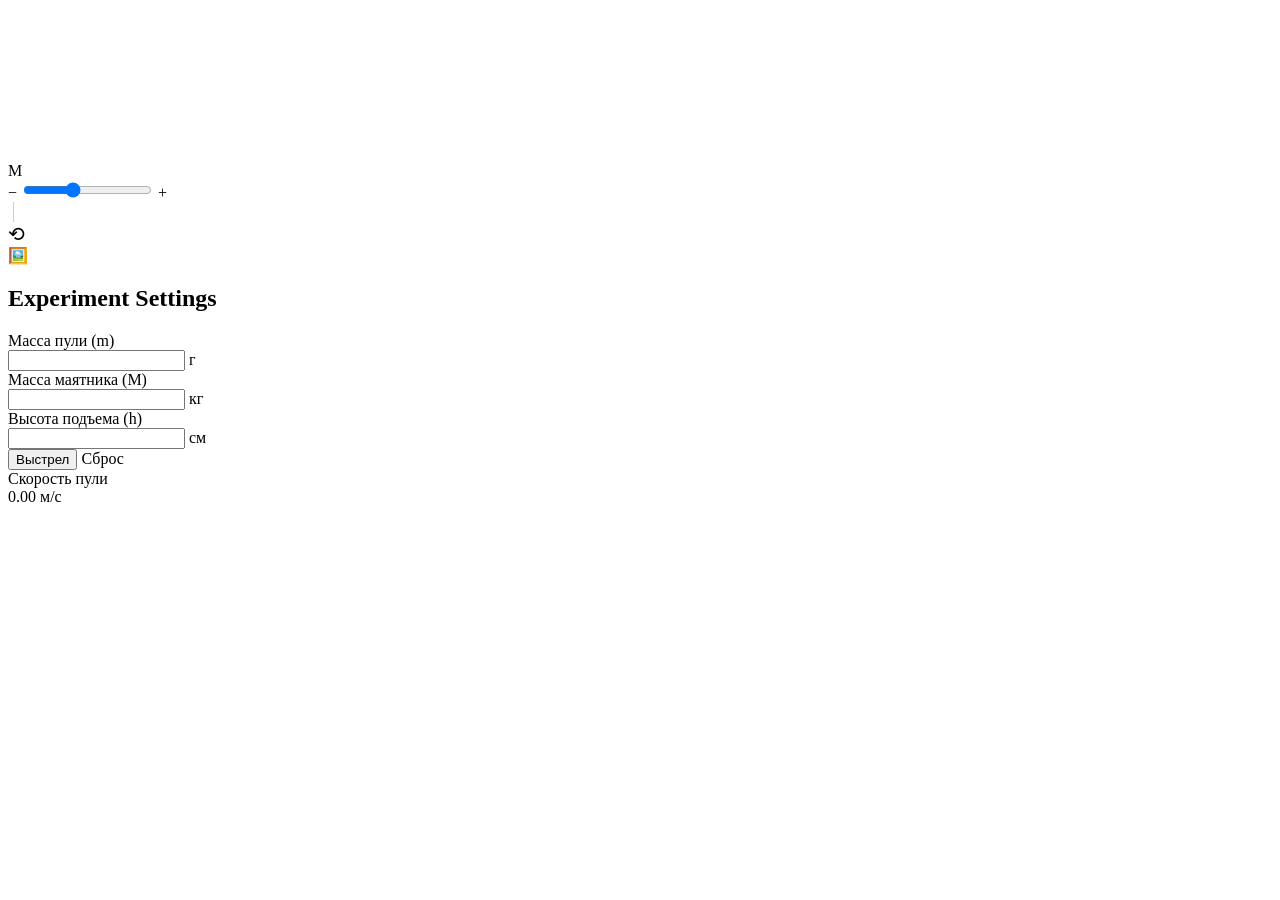
<file: src/main/resources/templates/bulletvelocity/index.html>
<!DOCTYPE html>
<html lang="ru" xmlns:th="[http://www.thymeleaf.org](http://www.thymeleaf.org)">
<head>
    <meta charset="UTF-8">
    <meta name="viewport" content="width=device-width, initial-scale=1.0">
    <title>Баллистический маятник</title>
    <!-- Правильное подключение стилей Thymeleaf из папки static -->
    <link rel="stylesheet" th:href="@{/bulletvelocity/bulletvelocity_style.css}">
</head>
<body class="bg-leopard">

<div id="simulation-container">
    <svg id="scale-container"></svg>
    <div class="launcher-station" id="launcher">
        <div class="launcher-barrel">
            <div class="muzzle-flash" id="flash"></div>
        </div>
    </div>
    <div class="flying-bullet" id="bullet"></div>
    <div class="pendulum-pivot"></div>
    <div class="pendulum-system" id="pendulum">
        <div class="wire"></div>
        <div class="block">
            <div class="target-plate"></div>
            M
        </div>
    </div>
</div>

<div class="zoom-panel">
    <!-- Кнопки зума оставляем на JS, так как это просто визуал -->
    <span class="zoom-icon" onclick="changeZoom(-0.05)" title="Отдалить">−</span>
    <input type="range" id="zoomScale" min="0.4" max="2.0" step="0.05" value="1.0" oninput="setZoom(this.value)">
    <span class="zoom-icon" onclick="changeZoom(0.05)" title="Приблизить">+</span>
    <div style="width: 1px; height: 20px; background: rgba(0,0,0,0.2); margin: 0 5px; box-shadow: 1px 0 0 rgba(255,255,255,0.5);"></div>
    <span class="zoom-icon" onclick="resetView()" title="Сбросить камеру" style="font-size: 20px;">⟲</span>
</div>

<div class="bg-switcher" onclick="cycleBackground()" title="Сменить фон">🖼️</div>

<aside class="control-panel">
    <div class="window-controls">
        <a th:href="@{/}" class="dot red" style="cursor: pointer;" title="Сброс"></a>
        <div class="dot yellow"></div>
        <div class="dot green"></div>
    </div>

    <div class="panel-header">
        <h2>Experiment Settings</h2>
    </div>

    <!-- НАЧАЛО ФОРМЫ: Данные отправляются на адрес /bulletvelocity/calculate -->
    <form th:action="@{/bulletvelocity/calculate}" method="post">
        <div class="inputs-container">
            <div class="input-group">
                <label>Масса пули (m)</label>
                <div class="input-wrapper">
                    <!-- name="bulletMass" должен совпадать с названием в CalculationRequest -->
                    <input type="number" name="bulletMass" th:value="${request.bulletMass}" step="0.1" min="0.1">
                    <span class="unit">г</span>
                </div>
            </div>

            <div class="input-group">
                <label>Масса маятника (M)</label>
                <div class="input-wrapper">
                    <input type="number" name="pendulumMass" th:value="${request.pendulumMass}" step="0.1" min="0.1">
                    <span class="unit">кг</span>
                </div>
            </div>

            <div class="input-group">
                <label>Высота подъема (h)</label>
                <div class="input-wrapper">
                    <input type="number" name="height" th:value="${request.height}" step="0.1" min="0.1">
                    <span class="unit">см</span>
                </div>
            </div>
        </div>

        <div class="button-group">
            <!-- Кнопка submit запускает отправку формы -->
            <button type="submit" id="fireBtn">Выстрел</button>
            <a th:href="@{/bulletvelocity}" class="btn-reset" style="text-decoration: none; text-align: center; display: inline-flex; align-items: center; justify-content: center;">Сброс</a>
        </div>
    </form>
    <!-- КОНЕЦ ФОРМЫ -->

    <div class="result-box">
        <div class="result-title">Скорость пули</div>
        <div class="result-value" id="velocity-result">
            <!-- Thymeleaf подставит сюда результат. Если его пока нет, покажет 0.00 -->
            <span th:text="${result != null ? result.formattedVelocity : '0.00'}">0.00</span> <span>м/с</span>
        </div>
    </div>
</aside>

<!-- Подключение JS (Только для анимаций и визуала!) -->
<script th:src="@{/bulletvelocity/bulletvelocity_script.js}"></script>
</body>
</html>
</file>
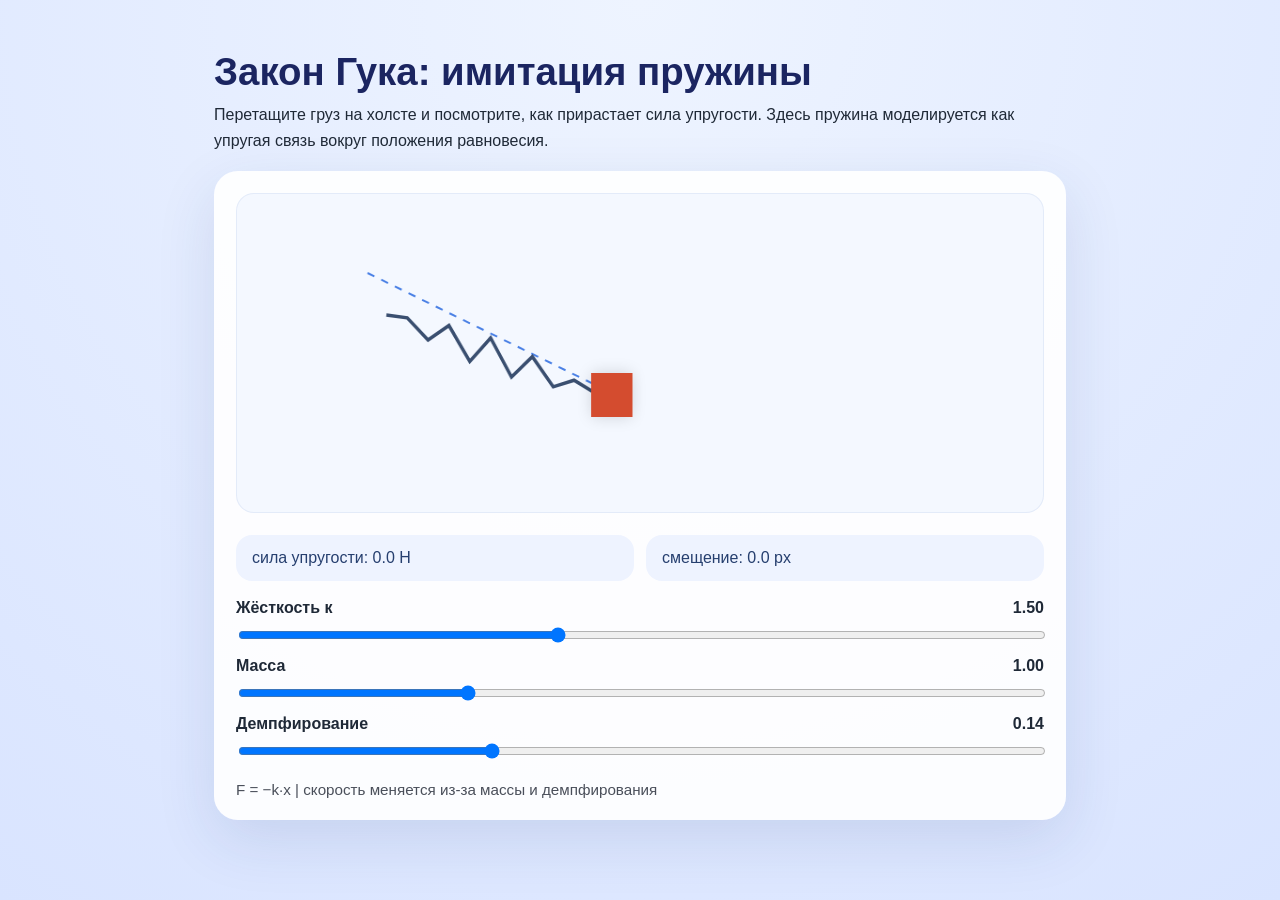
<file: src/main/resources/templates/myapp/index.html>
<!DOCTYPE html>
<html lang="ru">
  <head>
    <meta charset="UTF-8" />
    <meta name="viewport" content="width=device-width, initial-scale=1.0" />
    <title>Закон Гука — модель пружины</title>
    <style>
      * {
        box-sizing: border-box;
      }
      body {
        margin: 0;
        min-height: 100vh;
        font-family: "Segoe UI", Tahoma, Geneva, Verdana, sans-serif;
        background: radial-gradient(circle at top, #eef4ff 0%, #d9e4ff 100%);
        color: #1f2937;
      }
      .wrapper {
        max-width: 900px;
        margin: 0 auto;
        padding: 24px;
      }
      h1 {
        margin-bottom: 8px;
        font-size: clamp(2rem, 3vw, 3rem);
        color: #1b2561;
      }
      p {
        margin: 0 0 16px;
        line-height: 1.65;
      }
      .card {
        background: rgba(255, 255, 255, 0.92);
        border-radius: 24px;
        padding: 22px;
        box-shadow: 0 20px 60px rgba(29, 56, 127, 0.12);
      }
      canvas {
        width: 100%;
        height: 320px;
        border-radius: 18px;
        background: #f4f8ff;
        box-shadow: inset 0 0 0 1px rgba(79, 115, 192, 0.1);
      }
      .controls {
        display: grid;
        gap: 12px;
        margin-top: 18px;
      }
      .field {
        display: grid;
        gap: 8px;
      }
      .field label {
        display: flex;
        justify-content: space-between;
        font-weight: 600;
      }
      .field input[type="range"] {
        width: 100%;
      }
      .stats {
        display: grid;
        grid-template-columns: repeat(2, minmax(0, 1fr));
        gap: 12px;
        margin-top: 18px;
      }
      .stat {
        padding: 14px 16px;
        border-radius: 16px;
        background: #eef3ff;
        color: #263f6f;
      }
      footer {
        margin-top: 20px;
        font-size: 0.95rem;
        color: #4a4f5a;
      }
    </style>
  </head>
  <body>
    <div class="wrapper">
      <h1>Закон Гука: имитация пружины</h1>
      <p>
        Перетащите груз на холсте и посмотрите, как прирастает сила упругости.
        Здесь пружина моделируется как упругая связь вокруг положения равновесия.
      </p>
      <div class="card">
        <canvas id="springCanvas" width="860" height="320"></canvas>
        <div class="stats">
          <div class="stat" id="forceDisplay">сила упругости: 0 Н</div>
          <div class="stat" id="displacementDisplay">смещение: 0 px</div>
        </div>
        <div class="controls">
          <div class="field">
            <label>
              <span>Жёсткость к</span>
              <span id="kValue">1.50</span>
            </label>
            <input id="kSlider" type="range" min="0.2" max="3.5" step="0.01" value="1.5" />
          </div>
          <div class="field">
            <label>
              <span>Масса</span>
              <span id="massValue">1.00</span>
            </label>
            <input id="massSlider" type="range" min="0.3" max="2.8" step="0.05" value="1.0" />
          </div>
          <div class="field">
            <label>
              <span>Демпфирование</span>
              <span id="dampValue">0.14</span>
            </label>
            <input id="dampSlider" type="range" min="0.0" max="0.45" step="0.01" value="0.14" />
          </div>
        </div>
        <footer>F = −k·x | скорость меняется из-за массы и демпфирования</footer>
      </div>
    </div>
    <script>
      const canvas = document.getElementById("springCanvas");
      const ctx = canvas.getContext("2d");

      const anchorX = 140;
      const equilibriumX = 400;
      const minMassX = 240;
      const maxMassX = 560;

      let massX = equilibriumX;
      let velocity = 0;
      let stiffness = 1.5;
      let mass = 1.0;
      let damping = 0.14;
      let isDragging = false;

      const kSlider = document.getElementById("kSlider");
      const massSlider = document.getElementById("massSlider");
      const dampSlider = document.getElementById("dampSlider");
      const kValue = document.getElementById("kValue");
      const massValue = document.getElementById("massValue");
      const dampValue = document.getElementById("dampValue");
      const forceDisplay = document.getElementById("forceDisplay");
      const displacementDisplay = document.getElementById("displacementDisplay");

      function updateSliders() {
        stiffness = parseFloat(kSlider.value);
        mass = parseFloat(massSlider.value);
        damping = parseFloat(dampSlider.value);
        kValue.textContent = stiffness.toFixed(2);
        massValue.textContent = mass.toFixed(2);
        dampValue.textContent = damping.toFixed(2);
      }

      kSlider.addEventListener("input", updateSliders);
      massSlider.addEventListener("input", updateSliders);
      dampSlider.addEventListener("input", updateSliders);
      updateSliders();

      function updateLabels() {
        const dx = massX - equilibriumX;
        forceDisplay.textContent = `сила упругости: ${(-stiffness * dx).toFixed(1)} Н`;
        displacementDisplay.textContent = `смещение: ${dx.toFixed(1)} px`;
      }

      function draw() {
        ctx.clearRect(0, 0, canvas.width, canvas.height);
        ctx.save();
        ctx.strokeStyle = "#4a80e5";
        ctx.lineWidth = 2;
        ctx.setLineDash([8, 8]);
        ctx.beginPath();
        ctx.moveTo(anchorX, 80);
        ctx.lineTo(equilibriumX, 200);
        ctx.stroke();
        ctx.restore();

        ctx.save();
        ctx.strokeStyle = "#3a4f70";
        ctx.lineWidth = 3.5;
        ctx.beginPath();
        const startX = anchorX + 20;
        const endX = massX - 18;
        const startY = 122;
        const endY = 200;
        const segments = 10;
        const dx = (endX - startX) / segments;
        const dy = (endY - startY) / segments;
        ctx.moveTo(startX, startY);
        for (let i = 1; i <= segments; i += 1) {
          const x = startX + dx * i;
          const y = startY + dy * i + (i % 2 === 0 ? 16 : -16) * Math.sin((i / segments) * Math.PI);
          ctx.lineTo(x, y);
        }
        ctx.lineTo(endX, endY);
        ctx.stroke();
        ctx.restore();

        ctx.save();
        ctx.fillStyle = "#d44c2f";
        ctx.shadowColor = "rgba(0, 0, 0, 0.15)";
        ctx.shadowBlur = 16;
        ctx.fillRect(massX - 22, 180, 44, 44);
        ctx.restore();
      }

      function step() {
        if (!isDragging) {
          const dx = equilibriumX - massX;
          const force = stiffness * dx;
          const acceleration = force / mass;
          velocity = velocity * (1 - damping * 0.08) + acceleration * 0.2;
          massX += velocity;
          if (massX < minMassX) massX = minMassX;
          if (massX > maxMassX) massX = maxMassX;
        }
        updateLabels();
        draw();
        requestAnimationFrame(step);
      }

      canvas.addEventListener("pointerdown", (event) => {
        const rect = canvas.getBoundingClientRect();
        if (event.clientX >= rect.left + massX - 40 && event.clientX <= rect.left + massX + 40) {
          isDragging = true;
          canvas.setPointerCapture(event.pointerId);
        }
      });

      canvas.addEventListener("pointermove", (event) => {
        if (!isDragging) return;
        const rect = canvas.getBoundingClientRect();
        massX = Math.min(maxMassX, Math.max(minMassX, event.clientX - rect.left));
        velocity = 0;
      });

      canvas.addEventListener("pointerup", () => {
        isDragging = false;
      });

      canvas.addEventListener("pointerleave", () => {
        isDragging = false;
      });

      requestAnimationFrame(step);
    </script>
  </body>
</html>
</file>
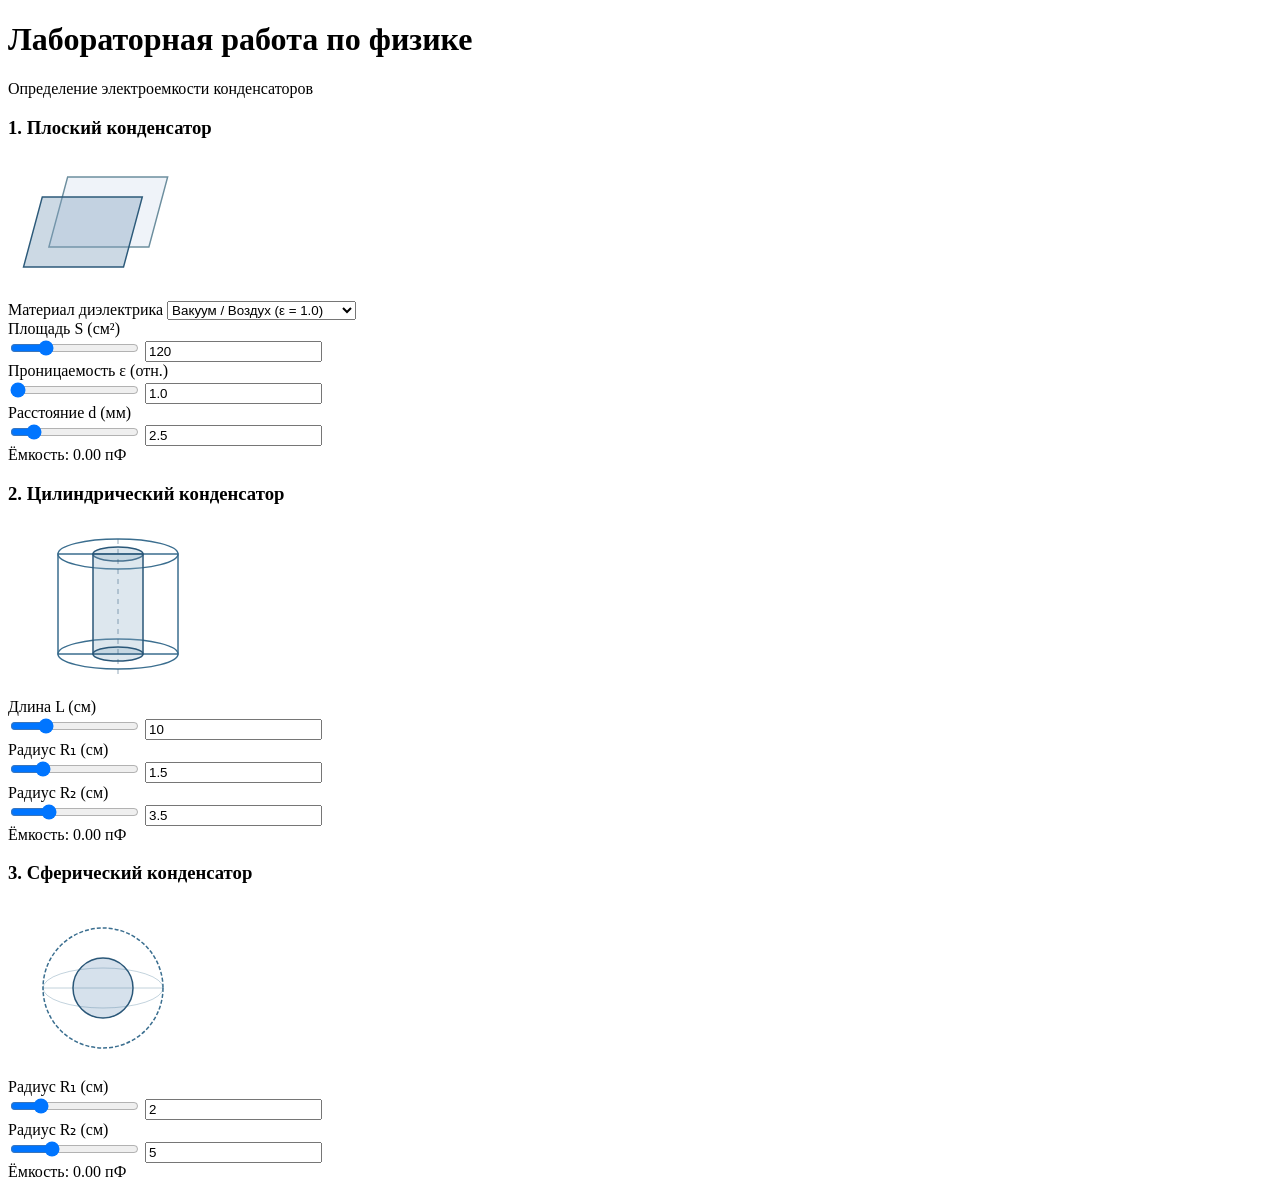
<file: src/main/resources/templates/capacity/capacityindex.html>
<!DOCTYPE html>
<html lang="ru" xmlns:th="http://www.thymeleaf.org">
<head>
    <meta charset="UTF-8">
    <meta name="viewport" content="width=device-width, initial-scale=1.0, user-scalable=no">
    <title>Физика: Электроемкость конденсаторов</title>
    <link rel="stylesheet" th:href="@{/capacity/css/capacitystyle.css}">
</head>
<body>

<div class="background-overlay"></div>

<div class="main-card">
    <div class="header">
        <h1>Лабораторная работа по физике</h1>
        <p>Определение электроемкости конденсаторов</p>
    </div>

    <div class="grid-capacitors">
        <!-- 1. Плоский конденсатор (оставляем как есть) -->
        <div class="capacitor-panel">
            <div class="panel-title"><h3>1. Плоский конденсатор</h3></div>
            <div class="visualization">
                <svg width="220" height="140" viewBox="0 0 220 140">
                    <rect id="flatTopPlate" x="65" y="20" width="100" height="70" fill="rgba(176, 196, 222, 0.2)" stroke="#6c8e9e" stroke-width="1.5" transform="skewX(-15)" />
                    <rect id="flatBottomPlate" x="45" y="40" width="100" height="70" fill="rgba(127, 161, 188, 0.4)" stroke="#2c5a7a" stroke-width="1.5" transform="skewX(-15)" />
                </svg>
            </div>
            <div class="controls">
                <div class="input-group">
                    <label>Материал диэлектрика</label>
                    <select id="dielectricMaterial">
                        <option value="1.0">Вакуум / Воздух (ε = 1.0)</option>
                        <option value="3.0">Бумага (ε = 3.0)</option>
                        <option value="2.5">Полиэтилен (ε = 2.5)</option>
                        <option value="4.5">Стекло (ε = 4.5)</option>
                        <option value="5.0">Слюда (ε = 5.0)</option>
                        <option value="4.6">Масло касторовое (ε = 4.6)</option>
                        <option value="6.0">Фарфор (ε = 6.0)</option>
                        <option value="80">Вода (ε = 80)</option>
                    </select>
                </div>
                <div class="input-group">
                    <label>Площадь S <span>(см²)</span></label>
                    <div class="slider-wrapper">
                        <input type="range" id="flatSquareSlider" min="10" max="450" value="120">
                        <input type="number" id="flatSquareNum" value="120">
                    </div>
                </div>
                <div class="input-group">
                    <label>Проницаемость ε <span>(отн.)</span></label>
                    <div class="slider-wrapper">
                        <input type="range" id="flatEpsilonSlider" min="1" max="10" step="0.1" value="1.0">
                        <input type="number" id="flatEpsilonNum" step="0.1" value="1.0">
                    </div>
                </div>
                <div class="input-group">
                    <label>Расстояние d <span>(мм)</span></label>
                    <div class="slider-wrapper">
                        <input type="range" id="flatDistanceSlider" min="0.5" max="15" step="0.1" value="2.5">
                        <input type="number" id="flatDistanceNum" step="0.1" value="2.5">
                    </div>
                </div>
                <div class="result-area">Ёмкость: <span id="flatCapValue">0.00</span> пФ</div>
            </div>
        </div>

        <!-- 2. Цилиндрический конденсатор (ИСПРАВЛЕННЫЙ SVG) -->
        <div class="capacitor-panel">
            <div class="panel-title"><h3>2. Цилиндрический конденсатор</h3></div>
            <div class="visualization">
                <svg width="220" height="170" viewBox="0 0 220 170" id="cylinderSvg">
                    <ellipse id="outer-top" cx="110" cy="30" rx="60" ry="15" fill="none" stroke="#3b6e8f" stroke-width="1.5" />
                    <rect id="outer-body" x="50" y="30" width="120" height="100" fill="none" stroke="#3b6e8f" stroke-width="1.5" />
                    <ellipse id="outer-bottom" cx="110" cy="130" rx="60" ry="15" fill="none" stroke="#3b6e8f" stroke-width="1.5" />

                    <ellipse id="inner-top" cx="110" cy="30" rx="25" ry="7" fill="rgba(142, 176, 200, 0.3)" stroke="#2a5778" stroke-width="1.5" />
                    <rect id="inner-body" x="85" y="30" width="50" height="100" fill="rgba(142, 176, 200, 0.3)" stroke="#2a5778" stroke-width="1.5" />
                    <ellipse id="inner-bottom" cx="110" cy="130" rx="25" ry="7" fill="rgba(142, 176, 200, 0.3)" stroke="#2a5778" stroke-width="1.5" />

                    <line id="axis-line" x1="110" y1="15" x2="110" y2="150" stroke="#2a5778" stroke-dasharray="5,5" opacity="0.5" />
                </svg>
            </div>
            <div class="controls">
                <div class="input-group">
                    <label>Длина L <span>(см)</span></label>
                    <div class="slider-wrapper">
                        <input type="range" id="cylLengthSlider" min="5" max="25" step="0.5" value="10">
                        <input type="number" id="cylLengthNum" value="10">
                    </div>
                </div>
                <div class="input-group">
                    <label>Радиус R₁ <span>(см)</span></label>
                    <div class="slider-wrapper">
                        <input type="range" id="cylR1Slider" min="0.5" max="5" step="0.1" value="1.5">
                        <input type="number" id="cylR1Num" value="1.5">
                    </div>
                </div>
                <div class="input-group">
                    <label>Радиус R₂ <span>(см)</span></label>
                    <div class="slider-wrapper">
                        <input type="range" id="cylR2Slider" min="1" max="10" step="0.1" value="3.5">
                        <input type="number" id="cylR2Num" value="3.5">
                    </div>
                </div>
                <div class="result-area">Ёмкость: <span id="cylCapValue">0.00</span> пФ</div>
                <div id="cylWarning" class="warning-text" style="color: red; font-size: 0.8em;"></div>
            </div>
        </div>

        <!-- 3. Сферический конденсатор (оставляем как есть) -->
        <div class="capacitor-panel">
            <div class="panel-title"><h3>3. Сферический конденсатор</h3></div>
            <div class="visualization">
                <svg width="190" height="170" viewBox="0 0 190 170">
                    <circle id="outerSphere" cx="95" cy="85" r="60" fill="none" stroke="#3a6e8f" stroke-width="1.5" stroke-dasharray="4 2" />
                    <circle id="innerSphere" cx="95" cy="85" r="30" fill="rgba(154, 181, 207, 0.4)" stroke="#2a5778" stroke-width="1.5" />
                    <ellipse id="outerSphereOrbit" cx="95" cy="85" rx="60" ry="20" fill="none" stroke="#3a6e8f" stroke-width="1" opacity="0.3" />
                    <line id="sphAxisLine" x1="35" y1="85" x2="155" y2="85" stroke="#3a6e8f" stroke-width="1" opacity="0.3" />
                </svg>
            </div>
            <div class="controls">
                <div class="input-group">
                    <label>Радиус R₁ <span>(см)</span></label>
                    <div class="slider-wrapper">
                        <input type="range" id="sphR1Slider" min="1" max="6" step="0.1" value="2">
                        <input type="number" id="sphR1Num" value="2">
                    </div>
                </div>
                <div class="input-group">
                    <label>Радиус R₂ <span>(см)</span></label>
                    <div class="slider-wrapper">
                        <input type="range" id="sphR2Slider" min="2" max="12" step="0.1" value="5">
                        <input type="number" id="sphR2Num" value="5">
                    </div>
                </div>
                <div class="result-area">Ёмкость: <span id="sphCapValue">0.00</span> пФ</div>
                <div id="sphWarning" class="warning-text" style="color: red; font-size: 0.8em;"></div>
            </div>
        </div>
    </div>
</div>

<script th:src="@{/capacity/js/capacityscript.js}"></script>
</body>
</html>
</file>
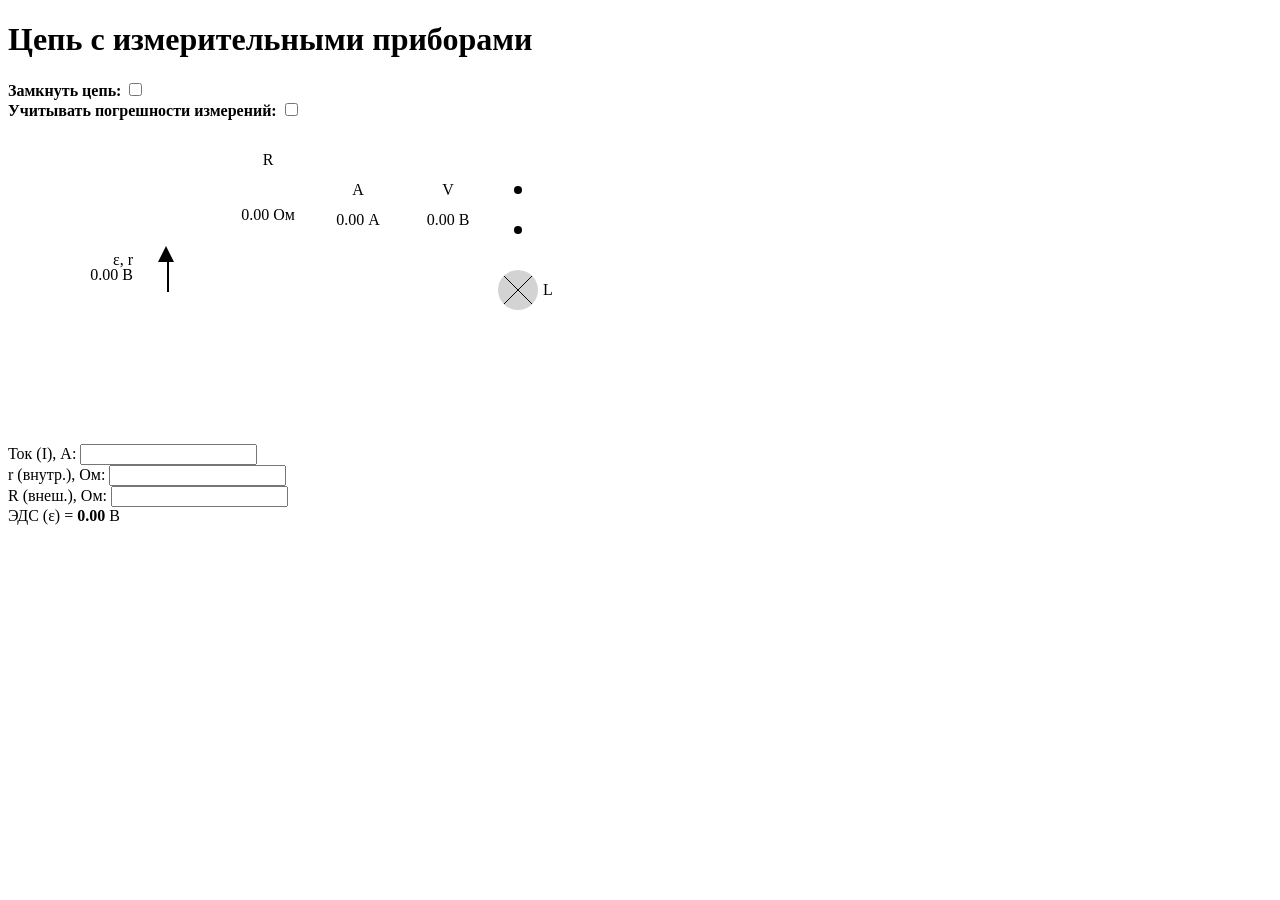
<file: src/main/resources/templates/findeds/findeds.html>
<!DOCTYPE html>
<html xmlns:th="http://www.thymeleaf.org">
<head>
    <meta charset="UTF-8">
    <title>Модуль Findeds</title>
    <meta name="viewport" content="width=device-width, initial-scale=1.0">
    <link rel="stylesheet" th:href="@{/findeds/css/findeds.css}"/>
</head>
<body>
<div class="container">
    <h1>Цепь с измерительными приборами</h1>

    <div class="switch-container">
        <strong>Замкнуть цепь:</strong>
        <label class="switch">
            <input type="checkbox" id="circuit-toggle">
            <span class="slider"></span>
        </label>
    </div>

    <div class="switch-container">
        <strong>Учитывать погрешности измерений:</strong>
        <label class="switch">
            <input type="checkbox" id="error-toggle">
            <span class="slider"></span>
        </label>
    </div>

    <svg id="circuit-svg" width="700" height="320" viewBox="0 0 700 320">
        <defs>
            <marker id="eds-pointer" markerWidth="8" markerHeight="8" refX="5" refY="5" orient="auto">
                <path d="M0,0 L8,4 L0,8 Z" fill="black" />
            </marker>
        </defs>
        <g transform="translate(60, 0)">
            <line class="circuit-line" x1="100" y1="70" x2="180" y2="70" />
            <line class="circuit-line" x1="220" y1="70" x2="270" y2="70" />
            <line class="circuit-line" x1="310" y1="70" x2="360" y2="70" />
            <line class="circuit-line" x1="400" y1="70" x2="446" y2="70" />
            <line class="circuit-line" x1="450" y1="110" x2="450" y2="150" />
            <line class="circuit-line" x1="450" y1="190" x2="450" y2="230" />
            <line class="circuit-line" x1="450" y1="230" x2="100" y2="230" />
            <line class="circuit-line" x1="100" y1="230" x2="100" y2="180" />
            <line class="circuit-line" x1="100" y1="120" x2="100" y2="70" />

            <g>
                <circle cx="100" cy="150" r="30" class="circuit-line" fill="white"/>
                <line x1="100" y1="172" x2="100" y2="132" stroke="black" stroke-width="2" marker-end="url(#eds-pointer)"/>
                <text class="component-text" x="65" y="145" text-anchor="end">ε, r</text>
                <text id="val-eds" class="value-text" x="65" y="160" text-anchor="end">0.00 В</text>
            </g>

            <g transform="translate(180, 55)">
                <rect width="40" height="30" class="circuit-line" fill="white"/>
                <text class="component-text" x="20" y="-10" text-anchor="middle">R</text>
                <text id="val-res" class="value-text" x="20" y="45" text-anchor="middle">0.00 Ом</text>
            </g>

            <g transform="translate(290, 70)">
                <circle r="20" class="circuit-line" fill="white"/>
                <text class="component-text" x="0" y="5" text-anchor="middle">A</text>
                <text id="val-amp" class="value-text" x="0" y="35" text-anchor="middle">0.00 А</text>
            </g>

            <g transform="translate(380, 70)">
                <circle r="20" class="circuit-line" fill="white"/>
                <text class="component-text" x="0" y="5" text-anchor="middle">V</text>
                <text id="val-volt" class="value-text" x="0" y="35" text-anchor="middle">0.00 В</text>
            </g>

            <g>
                <circle cx="450" cy="70" r="4" fill="black"/>
                <circle cx="450" cy="110" r="4" fill="black"/>
                <line id="svg-switch-lever" x1="450" y1="70" x2="450" y2="108" />
            </g>

            <g transform="translate(450, 170)">
                <circle id="light-bulb" r="20" fill="lightgray"/>
                <line x1="-14" y1="-14" x2="14" y2="14" stroke="black"/>
                <line x1="14" y1="-14" x2="-14" y2="14" stroke="black"/>
                <text class="component-text" x="25" y="5">L</text>
            </g>
        </g>
    </svg>

    <form id="params-form">
        <div class="form-group">
            <label>Ток (I), А:</label>
            <input type="number" step="any" id="amperage-input" required>
        </div>
        <div class="form-group">
            <label>r (внутр.), Ом:</label>
            <input type="number" step="any" id="inResistance-input" required>
        </div>
        <div class="form-group" style="grid-column: span 2;">
            <label>R (внеш.), Ом:</label>
            <input type="number" step="any" id="outResistance-input" required>
        </div>
    </form>

    <div class="result">
        ЭДС (ε) = <strong id="eds-display">0.00</strong> В
        <div id="error-display" class="error-info"></div>
    </div>
</div>

<script th:inline="javascript">
    /*<![CDATA[*/
    window.initialData = {
        amperage: /*[[${physicsModel.amperage}]]*/ 6,
        inResistance: /*[[${physicsModel.inResistance}]]*/ 400,
        outResistance: /*[[${physicsModel.outResistance}]]*/ 1100,
        eds: /*[[${edsValue}]]*/ 0
    };
    window.csrfToken = null;
    window.csrfHeader = 'X-CSRF-TOKEN';
    /*]]>*/
</script>
<script th:src="@{/findeds/js/findeds.js}"></script>
</body>
</html>
</file>
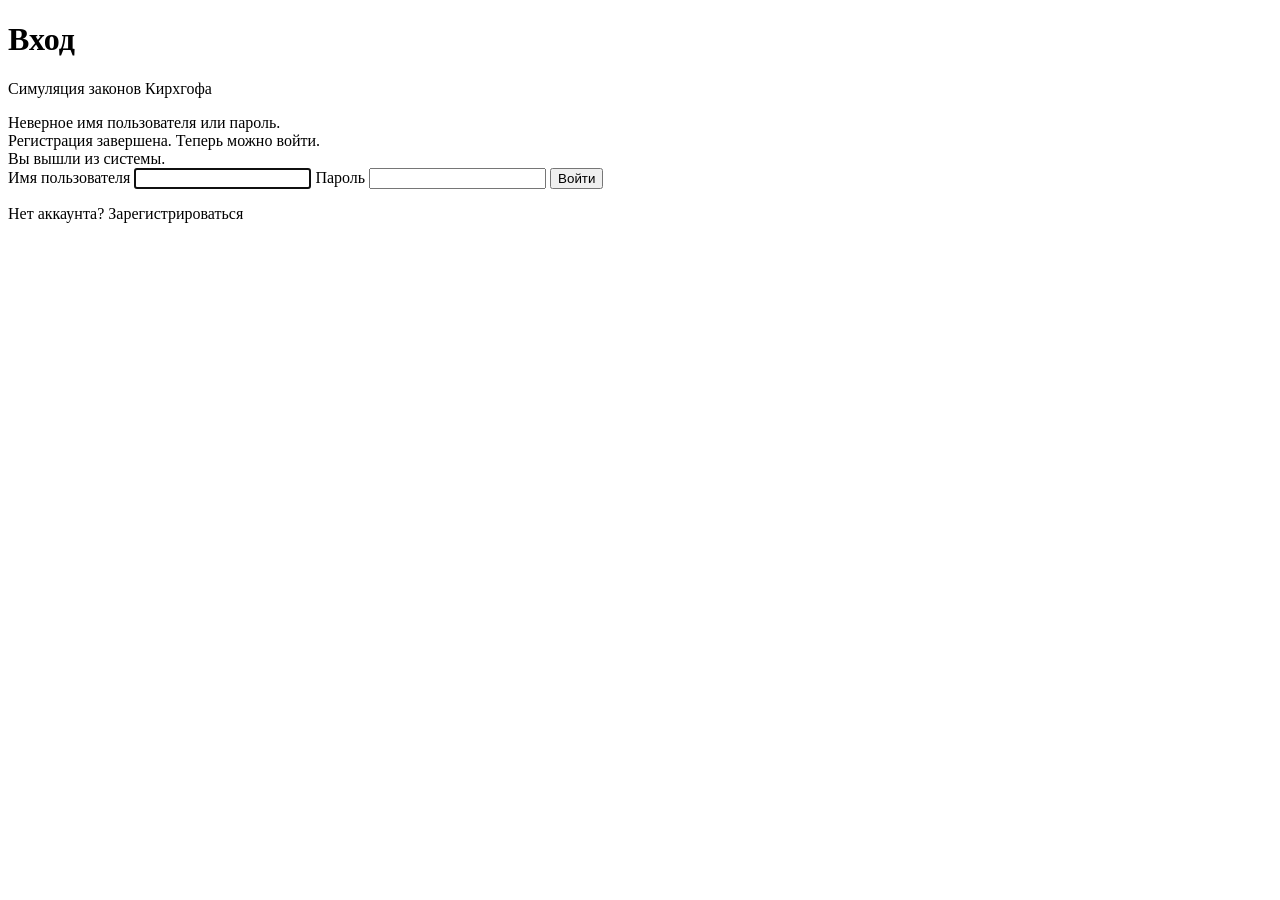
<file: src/main/resources/templates/kirchhoff/kirchhoff-login.html>
<!DOCTYPE html>
<html xmlns:th="http://www.thymeleaf.org" lang="ru">
<head>
    <meta charset="UTF-8">
    <meta name="viewport" content="width=device-width, initial-scale=1.0">
    <title>Вход — Симуляция Кирхгофа</title>
    <link rel="stylesheet" th:href="@{/kirchhoff/css/kirchhoff-style.css}">
</head>
<body class="login-body">

<div class="login-card">
    <h1 class="login-title">Вход</h1>
    <p class="login-subtitle">Симуляция законов Кирхгофа</p>

    <div class="login-alert login-alert-error" th:if="${param.error != null}">
        Неверное имя пользователя или пароль.
    </div>
    <div class="login-alert login-alert-success" th:if="${param.registered != null}">
        Регистрация завершена. Теперь можно войти.
    </div>
    <div class="login-alert login-alert-success" th:if="${param.logout != null}">
        Вы вышли из системы.
    </div>

    <form class="login-form" th:action="@{/kirchhoff/login}" method="post">
        <input type="hidden" th:name="${_csrf.parameterName}" th:value="${_csrf.token}">
        <label class="login-label" for="username">Имя пользователя</label>
        <input class="login-input" id="username" name="username" type="text" autocomplete="username" required autofocus>

        <label class="login-label" for="password">Пароль</label>
        <input class="login-input" id="password" name="password" type="password" autocomplete="current-password" required>

        <button class="btn-calculate login-submit" type="submit">Войти</button>
    </form>

    <p class="login-switch">
        Нет аккаунта?
        <a th:href="@{/kirchhoff/register}">Зарегистрироваться</a>
    </p>
</div>

</body>
</html>
</file>
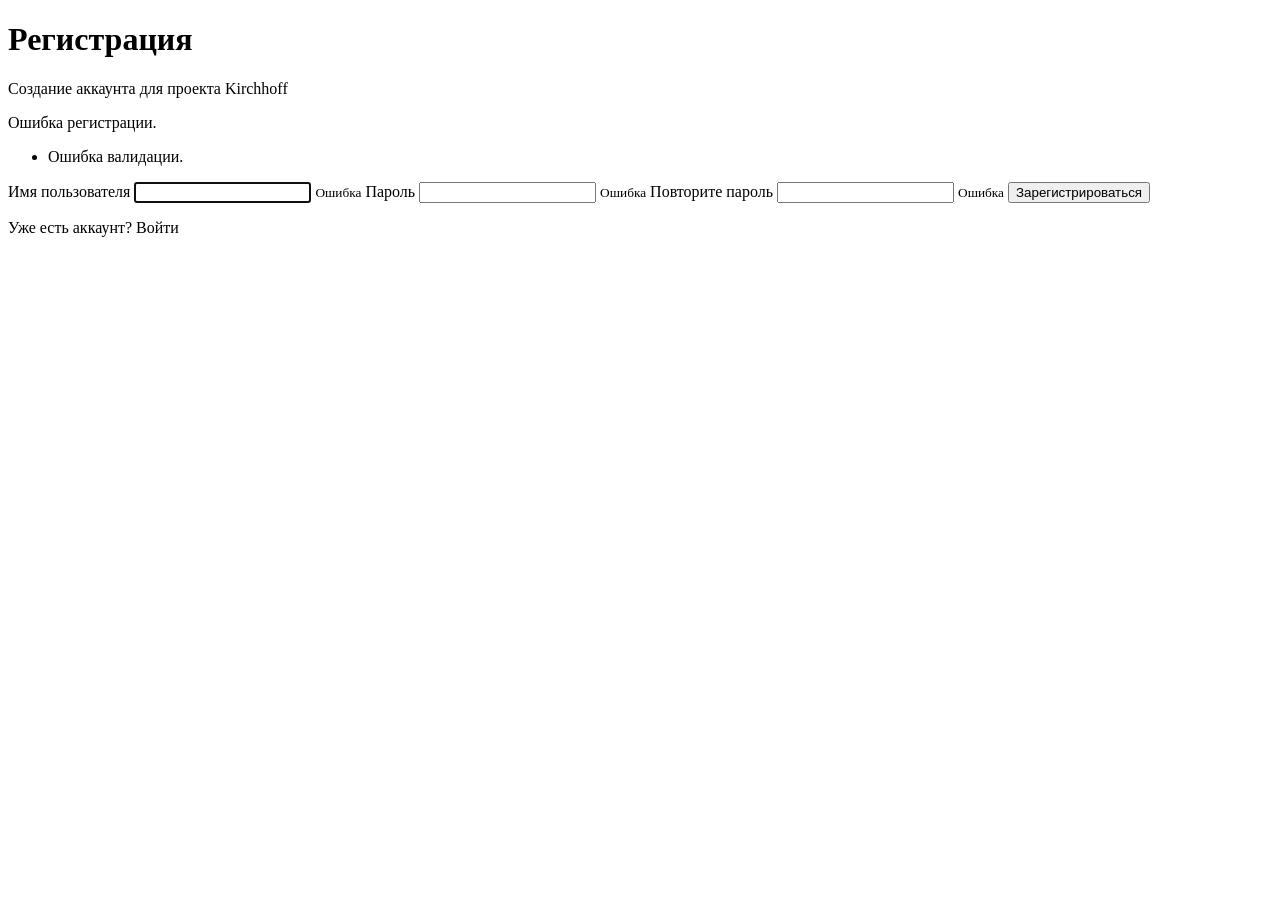
<file: src/main/resources/templates/kirchhoff/kirchhoff-register.html>
<!DOCTYPE html>
<html xmlns:th="http://www.thymeleaf.org" lang="ru">
<head>
    <meta charset="UTF-8">
    <meta name="viewport" content="width=device-width, initial-scale=1.0">
    <title>Регистрация — Симуляция Кирхгофа</title>
    <link rel="stylesheet" th:href="@{/kirchhoff/css/kirchhoff-style.css}">
</head>
<body class="login-body">

<div class="login-card">
    <h1 class="login-title">Регистрация</h1>
    <p class="login-subtitle">Создание аккаунта для проекта Kirchhoff</p>

    <div class="login-alert login-alert-error" th:if="${errorMessage != null}" th:text="${errorMessage}">
        Ошибка регистрации.
    </div>

    <form class="login-form" th:action="@{/kirchhoff/register}" th:object="${registrationForm}" method="post">
        <input type="hidden" th:name="${_csrf.parameterName}" th:value="${_csrf.token}">
        <div class="login-alert login-alert-error" th:if="${#fields.hasAnyErrors()}">
            <ul class="error-list">
                <li th:each="error : ${#fields.errors('*')}" th:text="${error}">Ошибка валидации.</li>
            </ul>
        </div>
        <label class="login-label" for="username">Имя пользователя</label>
        <input class="login-input" id="username" th:field="*{username}" type="text" autocomplete="username"
               required autofocus>
        <small class="field-error" th:if="${#fields.hasErrors('username')}" th:errors="*{username}">Ошибка</small>

        <label class="login-label" for="password">Пароль</label>
        <input class="login-input" id="password" th:field="*{password}" type="password"
               autocomplete="new-password" required>
        <small class="field-error" th:if="${#fields.hasErrors('password')}" th:errors="*{password}">Ошибка</small>

        <label class="login-label" for="confirmPassword">Повторите пароль</label>
        <input class="login-input" id="confirmPassword" th:field="*{confirmPassword}" type="password"
               autocomplete="new-password" required>
        <small class="field-error" th:if="${#fields.hasErrors('confirmPassword')}" th:errors="*{confirmPassword}">Ошибка</small>

        <button class="btn-calculate login-submit" type="submit">Зарегистрироваться</button>
    </form>

    <p class="login-switch">
        Уже есть аккаунт?
        <a th:href="@{/kirchhoff/login}">Войти</a>
    </p>
</div>

</body>
</html>
</file>
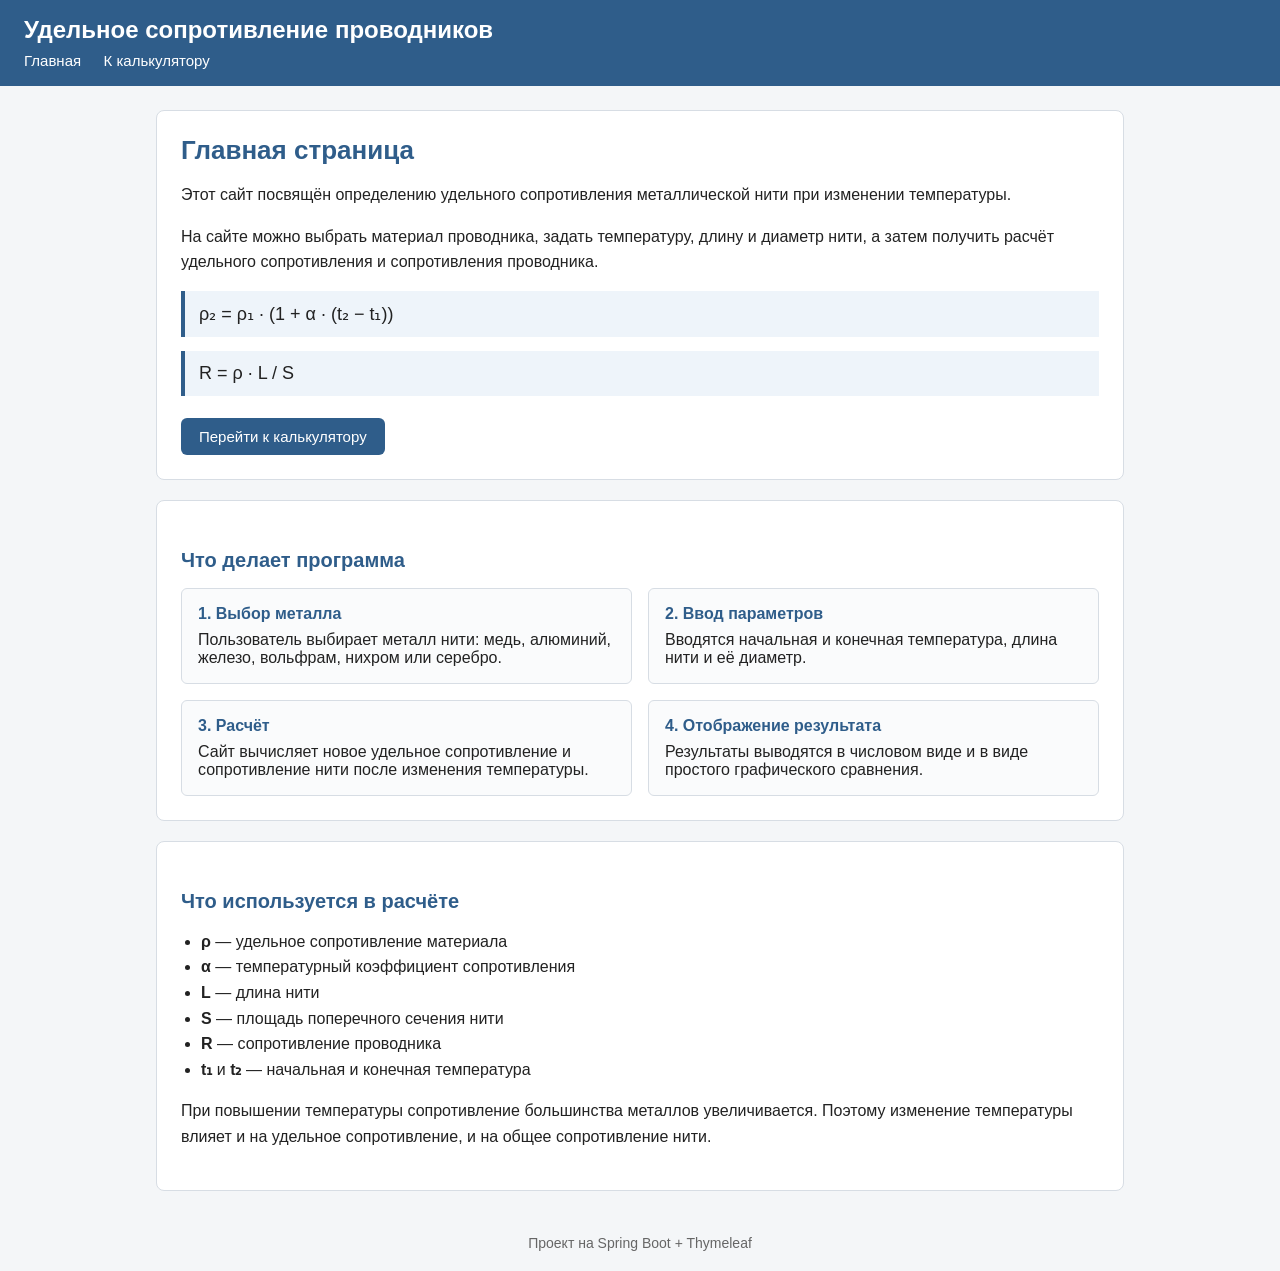
<file: src/main/resources/templates/resistanceTD/page_start_ResistivityTemperatureDependence.html>
<!DOCTYPE html>
<html xmlns:th="http://www.thymeleaf.org">
<head>
    <meta charset="UTF-8">
    <title>Удельное сопротивление проводников</title>
    <meta name="viewport" content="width=device-width, initial-scale=1.0">
    <style>
        * {
            box-sizing: border-box;
        }

        body {
            margin: 0;
            font-family: Arial, sans-serif;
            background: #f4f6f8;
            color: #222;
        }

        header {
            background: #2f5d8a;
            color: white;
            padding: 16px 24px;
        }

        header h1 {
            margin: 0;
            font-size: 24px;
        }

        nav {
            margin-top: 8px;
        }

        nav a {
            color: white;
            text-decoration: none;
            margin-right: 18px;
            font-size: 15px;
        }

        nav a:hover {
            text-decoration: underline;
        }

        .container {
            max-width: 1000px;
            margin: 24px auto;
            padding: 0 16px;
        }

        .card {
            background: white;
            border: 1px solid #d7dde4;
            border-radius: 8px;
            padding: 24px;
            margin-bottom: 20px;
        }

        .card h2 {
            margin-top: 0;
            margin-bottom: 16px;
            font-size: 26px;
            color: #2f5d8a;
        }

        .card h3 {
            margin-top: 24px;
            margin-bottom: 12px;
            font-size: 20px;
            color: #2f5d8a;
        }

        p, li {
            line-height: 1.6;
        }

        .formula {
            background: #eef4fa;
            border-left: 4px solid #2f5d8a;
            padding: 12px 14px;
            margin: 14px 0;
            font-size: 18px;
        }

        .info-grid {
            display: grid;
            grid-template-columns: 1fr 1fr;
            gap: 16px;
            margin-top: 16px;
        }

        .info-box {
            background: #fafbfc;
            border: 1px solid #d7dde4;
            border-radius: 6px;
            padding: 16px;
        }

        .info-box strong {
            display: block;
            margin-bottom: 8px;
            color: #2f5d8a;
        }

        .buttons {
            margin-top: 22px;
            display: flex;
            gap: 12px;
            flex-wrap: wrap;
        }

        .btn {
            display: inline-block;
            padding: 10px 18px;
            border-radius: 6px;
            text-decoration: none;
            font-size: 15px;
        }

        .btn-primary {
            background: #2f5d8a;
            color: white;
        }

        .btn-primary:hover {
            background: #244b70;
        }

        .btn-secondary {
            background: #e9edf1;
            color: #222;
        }

        .btn-secondary:hover {
            background: #dbe2e8;
        }

        .list {
            padding-left: 20px;
        }

        footer {
            text-align: center;
            color: #666;
            padding: 20px;
            font-size: 14px;
        }

        @media (max-width: 800px) {
            .info-grid {
                grid-template-columns: 1fr;
            }

            header h1 {
                font-size: 21px;
            }
        }
    </style>
</head>
<body>

<header>
    <h1>Удельное сопротивление проводников</h1>
    <nav>
        <a href="/">Главная</a>
        <a href="/resistance/calculator">К калькулятору</a>
    </nav>
</header>

<div class="container">
    <div class="card">
        <h2>Главная страница</h2>

        <p>
            Этот сайт посвящён определению удельного сопротивления металлической нити
            при изменении температуры.
        </p>

        <p>
            На сайте можно выбрать материал проводника, задать температуру, длину и диаметр нити,
            а затем получить расчёт удельного сопротивления и сопротивления проводника.
        </p>

        <div class="formula">
            ρ₂ = ρ₁ · (1 + α · (t₂ − t₁))
        </div>

        <div class="formula">
            R = ρ · L / S
        </div>

        <div class="buttons">
            <a href="/resistance/calculator" class="btn btn-primary">Перейти к калькулятору</a>
        </div>
    </div>

    <div class="card">
        <h3>Что делает программа</h3>

        <div class="info-grid">
            <div class="info-box">
                <strong>1. Выбор металла</strong>
                Пользователь выбирает металл нити: медь, алюминий, железо, вольфрам, нихром или серебро.
            </div>

            <div class="info-box">
                <strong>2. Ввод параметров</strong>
                Вводятся начальная и конечная температура, длина нити и её диаметр.
            </div>

            <div class="info-box">
                <strong>3. Расчёт</strong>
                Сайт вычисляет новое удельное сопротивление и сопротивление нити после изменения температуры.
            </div>

            <div class="info-box">
                <strong>4. Отображение результата</strong>
                Результаты выводятся в числовом виде и в виде простого графического сравнения.
            </div>
        </div>
    </div>

    <div class="card">
        <h3>Что используется в расчёте</h3>

        <ul class="list">
            <li><b>ρ</b> — удельное сопротивление материала</li>
            <li><b>α</b> — температурный коэффициент сопротивления</li>
            <li><b>L</b> — длина нити</li>
            <li><b>S</b> — площадь поперечного сечения нити</li>
            <li><b>R</b> — сопротивление проводника</li>
            <li><b>t₁</b> и <b>t₂</b> — начальная и конечная температура</li>
        </ul>

        <p>
            При повышении температуры сопротивление большинства металлов увеличивается.
            Поэтому изменение температуры влияет и на удельное сопротивление, и на общее сопротивление нити.
        </p>
    </div>
</div>

<footer>
    Проект на Spring Boot + Thymeleaf
</footer>

</body>
</html>
</file>
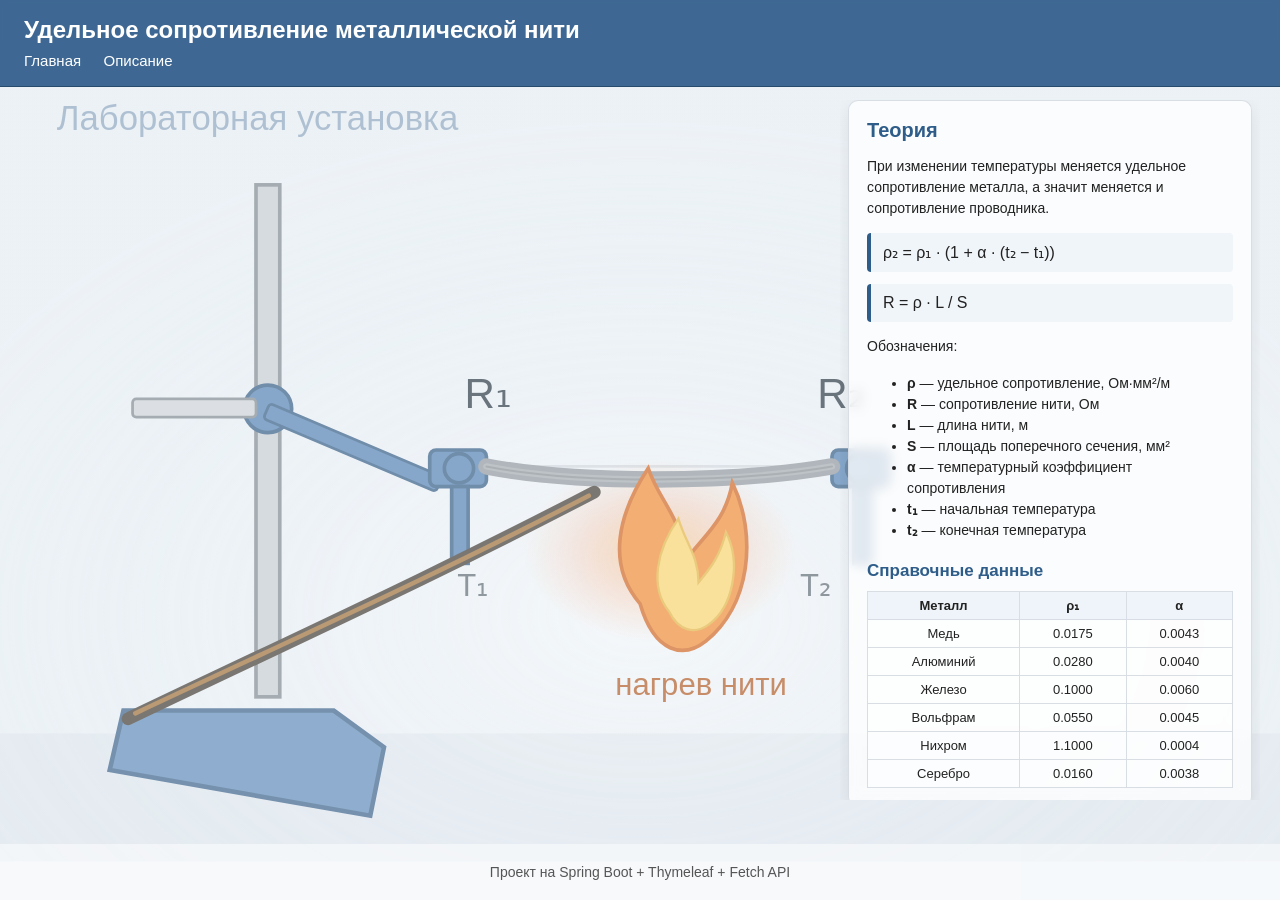
<file: src/main/resources/templates/resistanceTD/resistance_ResistivityTemperatureDependence.html>
<!DOCTYPE html>
<html xmlns:th="http://www.thymeleaf.org">
<head>
    <meta charset="UTF-8">
    <title>Удельное сопротивление</title>
    <meta name="viewport" content="width=device-width, initial-scale=1.0">
    <style>
        * { box-sizing: border-box; }
        body { margin: 0; font-family: Arial, sans-serif; background: #eef3f7; color: #222; }
        .lab-background { position: fixed; inset: 0; width: 100%; height: 100vh; z-index: 1; opacity: 0.65; pointer-events: none; }
        .page-overlay { position: relative; z-index: 2; }
        .wire-cold { stroke: #8f969c; filter: none; }
        .wire-warm { stroke: #ff9800; filter: drop-shadow(0 0 6px rgba(255, 152, 0, 0.9)); }
        .wire-hot { stroke: #ff3b3b; filter: drop-shadow(0 0 14px rgba(255, 59, 59, 0.95)); }
        .wire-core-cold { stroke: rgba(255, 255, 255, 0.18); }
        .wire-core-warm { stroke: rgba(255, 235, 180, 0.75); filter: drop-shadow(0 0 5px rgba(255, 200, 0, 0.8)); }
        .wire-core-hot { stroke: rgba(255, 245, 210, 0.95); filter: drop-shadow(0 0 9px rgba(255, 230, 180, 0.95)); }
        .lab-flame-outer { animation: flameOuter 1.3s ease-in-out infinite alternate; transform-origin: 690px 520px; }
        .lab-flame-inner { animation: flameInner 0.9s ease-in-out infinite alternate; transform-origin: 705px 520px; }
        .lab-heat { animation: heatGlow 1.6s ease-in-out infinite alternate; }
        @keyframes flameOuter { from { transform: scaleY(1) scaleX(1); opacity: 0.88; } to { transform: scaleY(1.08) scaleX(0.96); opacity: 1; } }
        @keyframes flameInner { from { transform: scaleY(1) scaleX(1); opacity: 0.9; } to { transform: scaleY(1.12) scaleX(0.92); opacity: 1; } }
        @keyframes heatGlow { from { opacity: 0.6; } to { opacity: 0.48; } }
        header { background: rgba(47, 93, 138, 0.92); color: white; padding: 16px 24px; border-bottom: 1px solid #264b6d; backdrop-filter: blur(3px); }
        header h1 { margin: 0; font-size: 24px; }
        nav { margin-top: 8px; }
        nav a { color: white; text-decoration: none; margin-right: 18px; font-size: 15px; }
        nav a:hover { text-decoration: underline; }
        .container { position: fixed; right: 20px; top: 100px; bottom: 100px; width: 420px; z-index: 10; overflow-y: auto; padding: 0 8px; }
        .layout { display: flex; flex-direction: column; gap: 16px; height: 100%; }
        .card { background: rgba(255, 255, 255, 0.75); border: 1px solid rgba(215, 221, 228, 0.95); border-radius: 10px; padding: 18px; backdrop-filter: blur(6px); box-shadow: 0 6px 18px rgba(0, 0, 0, 0.08); }
        .card h2 { margin-top: 0; margin-bottom: 14px; font-size: 20px; color: #2f5d8a; }
        .card h3 { margin-top: 20px; margin-bottom: 10px; font-size: 17px; color: #2f5d8a; }
        p, li { line-height: 1.5; font-size: 14px; }
        .formula { background: rgba(238, 244, 250, 0.88); border-left: 4px solid #2f5d8a; padding: 10px 12px; margin: 12px 0; font-size: 16px; border-radius: 4px; }
        .form-grid { display: grid; gap: 12px; }
        .row { display: grid; grid-template-columns: 1fr 1fr; gap: 12px; }
        label { display: block; margin-bottom: 4px; font-weight: bold; font-size: 13px; }
        input, select { width: 100%; padding: 8px 10px; border: 1px solid #bfc8d2; border-radius: 6px; font-size: 14px; background: rgba(255, 255, 255, 0.92); }
        .buttons { display: flex; gap: 8px; margin-top: 6px; flex-wrap: wrap; }
        button, .btn-secondary { padding: 8px 16px; border-radius: 6px; border: none; font-size: 14px; cursor: pointer; text-decoration: none; display: inline-block; }
        button { background: #2f5d8a; color: white; }
        button:hover { background: #244b70; }
        .btn-secondary { background: rgba(233, 237, 241, 0.92); color: #222; }
        .btn-secondary:hover { background: rgba(219, 226, 232, 0.98); }
        .error { margin-top: 12px; padding: 10px; background: rgba(253, 234, 234, 0.94); border: 1px solid #e5b8b8; color: #9f2d2d; border-radius: 6px; font-size: 13px; }
        .results-grid { display: grid; grid-template-columns: 1fr 1fr; gap: 10px; margin-top: 10px; }
        .result-item { border: 1px solid rgba(215, 221, 228, 0.95); border-radius: 6px; padding: 10px; background: rgba(250, 251, 252, 0.82); font-size: 13px; }
        .result-item strong { display: block; margin-bottom: 4px; color: #2f5d8a; font-size: 12px; }
        table { width: 100%; border-collapse: collapse; margin-top: 10px; background: rgba(255, 255, 255, 0.45); font-size: 13px; }
        th, td { border: 1px solid rgba(215, 221, 228, 0.95); padding: 6px 8px; text-align: center; }
        th { background: rgba(238, 244, 250, 0.92); }
        .chart-section { margin-top: 18px; }
        .chart-title { font-weight: bold; margin-bottom: 10px; font-size: 16px; color: #2f5d8a; }
        .graphic-panel { border: 1px solid rgba(215, 221, 228, 0.95); border-radius: 8px; background: rgba(250, 251, 252, 0.78); padding: 12px; backdrop-filter: blur(3px); }
        .graphic-panel h4 { margin: 0 0 10px 0; font-size: 15px; color: #2f5d8a; }
        .graphic-text { line-height: 1.5; color: #444; font-size: 13px; }
        .graphic-list { margin: 10px 0 0 16px; padding: 0; font-size: 13px; }
        .graphic-list li { margin-bottom: 4px; }
        footer { text-align: center; color: #555; padding: 20px; font-size: 14px; position: fixed; bottom: 0; left: 0; right: 0; z-index: 5; background: rgba(255, 255, 255, 0.5); }
        @media (max-width: 900px) {
            .container { position: relative; right: auto; top: auto; bottom: auto; width: 100%; max-width: 600px; margin: 24px auto; overflow: visible; }
            .layout { flex-direction: column; }
            .row, .results-grid { grid-template-columns: 1fr; }
            .lab-background { opacity: 0.4; }
            .card { background: rgba(255, 255, 255, 0.9); }
        }
        .loading { opacity: 0.6; pointer-events: none; position: relative; }
        .loading::after { content: "⏳"; position: absolute; top: 50%; left: 50%; transform: translate(-50%, -50%); font-size: 24px; animation: pulse 1s infinite; }
        @keyframes pulse { 0%, 100% { opacity: 1; } 50% { opacity: 0.4; } }
    </style>
</head>
<body>

<div class="lab-background">
    <svg viewBox="0 0 1400 900" width="100%" height="100%" xmlns="http://www.w3.org/2000/svg">
        <defs>
            <radialGradient id="bgLight" cx="50%" cy="70%" r="60%">
                <stop offset="0%" stop-color="#ffffff" stop-opacity="0.55"/>
                <stop offset="100%" stop-color="#d9e5ef" stop-opacity="0.08"/>
            </radialGradient>
            <radialGradient id="heatSpot" cx="50%" cy="50%" r="50%">
                <stop offset="0%" stop-color="#ffb347" stop-opacity="0.55"/>
                <stop offset="55%" stop-color="#ff7a2d" stop-opacity="0.22"/>
                <stop offset="100%" stop-color="#ff7a2d" stop-opacity="0"/>
            </radialGradient>
        </defs>
        <rect x="0" y="0" width="1400" height="900" fill="url(#bgLight)"/>
        <rect x="0" y="760" width="1400" height="140" fill="#cdd8e1" opacity="0.35"/>
        <polygon points="135,735 365,735 420,775 405,850 120,800" fill="#5c88b8" stroke="#355d87" stroke-width="5"/>
        <rect x="280" y="160" width="26" height="560" fill="#c9ced3" stroke="#7f878e" stroke-width="4"/>
        <circle cx="293" cy="405" r="26" fill="#4f7eb3" stroke="#2d5682" stroke-width="4"/>
        <rect x="145" y="394" width="135" height="20" rx="4" fill="#d1d5d9" stroke="#7f878e" stroke-width="3"/>
        <rect x="295" y="399" width="205" height="18" rx="4" transform="rotate(23 295 399)" fill="#4f7eb3" stroke="#2d5682" stroke-width="3"/>
        <rect x="470" y="450" width="62" height="40" rx="7" fill="#4f7eb3" stroke="#2d5682" stroke-width="4"/>
        <rect x="494" y="490" width="18" height="84" fill="#4f7eb3" stroke="#2d5682" stroke-width="4"/>
        <circle cx="502" cy="470" r="16" fill="#4f7eb3" stroke="#2d5682" stroke-width="4"/>
        <rect x="910" y="450" width="62" height="40" rx="7" fill="#4f7eb3" stroke="#2d5682" stroke-width="4"/>
        <rect x="934" y="490" width="18" height="84" fill="#4f7eb3" stroke="#2d5682" stroke-width="4"/>
        <circle cx="942" cy="470" r="16" fill="#4f7eb3" stroke="#2d5682" stroke-width="4"/>
        <line x1="532" y1="468" x2="910" y2="468" stroke="#98a0a7" stroke-width="3" opacity="0.3"/>
        <ellipse class="lab-heat" cx="722" cy="560" rx="150" ry="100" fill="url(#heatSpot)"/>
        <path id="wireOuter" d="M532,468 C630,487 800,487 910,468" fill="none" stroke-width="18" stroke-linecap="round" class="wire-cold"/>
        <path id="wireCore" d="M532,468 C630,487 800,487 910,468" fill="none" stroke-width="7" stroke-linecap="round" class="wire-core-cold"/>
        <path d="M532,468 C630,487 800,487 910,468" fill="none" stroke="#6f757b" stroke-width="2.2" stroke-linecap="round" opacity="0.55"/>
        <path d="M140,744 C315,660 470,590 650,496" fill="none" stroke="#3d342c" stroke-width="14" stroke-linecap="round"/>
        <path d="M148,738 C320,657 475,588 644,500" fill="none" stroke="#9e6a2e" stroke-width="5" stroke-linecap="round"/>
        <path class="lab-flame-outer" d="M700,618 C663,575 676,520 709,470 C722,509 748,524 748,574 C766,546 793,531 801,486 C829,544 820,621 772,659 C748,678 716,673 700,618 Z" fill="#f68b2d" stroke="#d46219" stroke-width="4"/>
        <path class="lab-flame-inner" d="M732,627 C710,600 718,559 742,525 C750,552 764,566 764,595 C776,580 787,568 794,540 C811,573 802,622 775,641 C760,652 742,648 732,627 Z" fill="#ffd86a" stroke="#e9b43d" stroke-width="2.5"/>
        <text x="508" y="404" font-size="46" fill="#23303c" font-family="Arial">R₁</text>
        <text x="894" y="404" font-size="46" fill="#23303c" font-family="Arial">R₂</text>
        <text x="500" y="610" font-size="34" fill="#23303c" font-family="Arial" opacity="0.72">T₁</text>
        <text x="875" y="610" font-size="34" fill="#23303c" font-family="Arial" opacity="0.72">T₂</text>
        <text x="673" y="718" font-size="34" fill="#b3551d" font-family="Arial">нагрев нити</text>
        <text x="62" y="100" font-size="38" fill="#2f5d8a" font-family="Arial" opacity="0.5">Лабораторная установка</text>
    </svg>
</div>

<div class="page-overlay">
    <header>
        <h1>Удельное сопротивление металлической нити</h1>
        <nav>
            <a href="/">Главная</a>
            <a href="/resistance">Описание</a>
        </nav>
    </header>

    <div class="container">
        <div class="layout">

            <div class="card">
                <h2>Теория</h2>
                <p>При изменении температуры меняется удельное сопротивление металла, а значит меняется и сопротивление проводника.</p>
                <div class="formula">ρ₂ = ρ₁ · (1 + α · (t₂ − t₁))</div>
                <div class="formula">R = ρ · L / S</div>
                <p>Обозначения:</p>
                <ul>
                    <li><b>ρ</b> — удельное сопротивление, Ом·мм²/м</li>
                    <li><b>R</b> — сопротивление нити, Ом</li>
                    <li><b>L</b> — длина нити, м</li>
                    <li><b>S</b> — площадь поперечного сечения, мм²</li>
                    <li><b>α</b> — температурный коэффициент сопротивления</li>
                    <li><b>t₁</b> — начальная температура</li>
                    <li><b>t₂</b> — конечная температура</li>
                </ul>

                <h3>Справочные данные</h3>
                <table>
                    <thead>
                    <tr>
                        <th>Металл</th>
                        <th>ρ₁</th>
                        <th>α</th>
                    </tr>
                    </thead>
                    <tbody>
                    <tr><td>Медь</td><td>0.0175</td><td>0.0043</td></tr>
                    <tr><td>Алюминий</td><td>0.0280</td><td>0.0040</td></tr>
                    <tr><td>Железо</td><td>0.1000</td><td>0.0060</td></tr>
                    <tr><td>Вольфрам</td><td>0.0550</td><td>0.0045</td></tr>
                    <tr><td>Нихром</td><td>1.1000</td><td>0.0004</td></tr>
                    <tr><td>Серебро</td><td>0.0160</td><td>0.0038</td></tr>
                    </tbody>
                </table>
            </div>

            <div class="card">
                <h2>Калькулятор</h2>
                <form id="calcForm" class="form-grid">
                    <div>
                        <label for="metal">Металл нити</label>
                        <select id="metal" name="metal">
                            <option value="Медь">Медь</option>
                            <option value="Алюминий">Алюминий</option>
                            <option value="Железо">Железо</option>
                            <option value="Вольфрам">Вольфрам</option>
                            <option value="Нихром">Нихром</option>
                            <option value="Серебро">Серебро</option>
                        </select>
                    </div>
                    <div class="row">
                        <div>
                            <label for="t1">Начальная температура t₁, °C</label>
                            <input id="t1" name="t1" type="number" step="0.01" value="20">
                        </div>
                        <div>
                            <label for="t2">Конечная температура t₂, °C</label>
                            <input id="t2" name="t2" type="number" step="0.01" value="100">
                        </div>
                    </div>
                    <div class="row">
                        <div>
                            <label for="length">Длина нити L, м</label>
                            <input id="length" name="length" type="number" step="0.0001" value="1.0">
                        </div>
                        <div>
                            <label for="diameterMm">Диаметр нити d, мм</label>
                            <input id="diameterMm" name="diameterMm" type="number" step="0.0001" value="0.5">
                        </div>
                    </div>
                    <div class="row">
                        <div>
                            <label for="rho1">ρ₁, Ом·мм²/м</label>
                            <input id="rho1" type="number" step="0.000001" readonly>
                        </div>
                        <div>
                            <label for="alpha">α, 1/°C</label>
                            <input id="alpha" type="number" step="0.000001" readonly>
                        </div>
                    </div>
                    <div class="buttons">
                        <button type="submit">Рассчитать</button>
                        <button type="button" class="btn-secondary" id="resetBtn">Сбросить</button>
                    </div>
                </form>

                <div id="ajaxError" class="error" style="display:none"></div>

                <div id="ajaxResults" style="display:none">
                    <h3>Результаты</h3>
                    <div class="results-grid" id="resultsGrid"></div>
                    <div class="chart-section">
                        <div class="chart-title">Графическое отображение</div>
                        <div class="graphic-panel">
                            <h4>Что показывает фон страницы</h4>
                            <div class="graphic-text">
                                На фоне изображена лабораторная установка: штатив, держатели, металлическая нить и источник нагрева.
                                После расчёта цвет нити меняется в зависимости от конечной температуры.
                            </div>
                            <ul class="graphic-list">
                                <li>серая нить — слабый нагрев (до 100°C)</li>
                                <li>оранжевая нить — средний нагрев (100-300°C)</li>
                                <li>красная нить со свечением — сильный нагрев (выше 300°C)</li>
                            </ul>
                        </div>
                    </div>
                </div>
            </div>

        </div>
    </div>

    <footer>Проект на Spring Boot + Thymeleaf + Fetch API</footer>
</div>

<script>
    document.addEventListener('DOMContentLoaded', function() {
        const form = document.getElementById('calcForm');
        const metalSelect = document.getElementById('metal');
        const resultsDiv = document.getElementById('ajaxResults');
        const errorDiv = document.getElementById('ajaxError');
        const resultsGrid = document.getElementById('resultsGrid');

        const METAL_DATA = {
            'Медь': { rho1: 0.0175, alpha: 0.0043 },
            'Алюминий': { rho1: 0.0280, alpha: 0.0040 },
            'Железо': { rho1: 0.1000, alpha: 0.0060 },
            'Вольфрам': { rho1: 0.0550, alpha: 0.0045 },
            'Нихром': { rho1: 1.1000, alpha: 0.0004 },
            'Серебро': { rho1: 0.0160, alpha: 0.0038 }
        };

        metalSelect.addEventListener('change', function() {
            const data = METAL_DATA[this.value];
            if (data) {
                document.getElementById('rho1').value = data.rho1.toFixed(6);
                document.getElementById('alpha').value = data.alpha.toFixed(6);
            }
        });

        if (metalSelect.value) {
            metalSelect.dispatchEvent(new Event('change'));
        }

        document.getElementById('resetBtn').addEventListener('click', function() {
            document.getElementById('t1').value = 20;
            document.getElementById('t2').value = 100;
            document.getElementById('length').value = 1.0;
            document.getElementById('diameterMm').value = 0.5;
            metalSelect.value = 'Медь';
            metalSelect.dispatchEvent(new Event('change'));

            resultsDiv.style.display = 'none';
            errorDiv.style.display = 'none';
            updateWireColor(20);
        });

        form.addEventListener('submit', async function(e) {
            e.preventDefault();

            errorDiv.style.display = 'none';
            resultsDiv.style.display = 'none';
            form.classList.add('loading');

            const data = {
                metal: metalSelect.value,
                t1: +document.getElementById('t1').value,
                t2: +document.getElementById('t2').value,
                length: +document.getElementById('length').value,
                diameterMm: +document.getElementById('diameterMm').value,
                rho1: +document.getElementById('rho1').value,
                alpha: +document.getElementById('alpha').value
            };

            if ([data.t1, data.t2, data.length, data.diameterMm].some(isNaN)) {
                showError('❌ Заполните все числовые поля');
                form.classList.remove('loading');
                return;
            }

            try {
                const res = await fetch('/resistance/api/calculate', {
                    method: 'POST',
                    headers: { 'Content-Type': 'application/json' },
                    body: JSON.stringify(data)
                });
                const json = await res.json();

                if (!res.ok) throw new Error(json.error || 'Ошибка расчёта');

                showResults(json);
                updateWireColor(data.t2);

            } catch (err) {
                showError(err.message);
            } finally {
                form.classList.remove('loading');
            }
        });

        function showResults(data) {
            const items = [
                { l: 'Металл', v: data.metal },
                { l: 'Δt', v: fmt(data.dt, 4) + ' °C' },
                { l: 'k', v: fmt(data.k, 6) },
                { l: 'S', v: fmt(data.areaMm2, 6) + ' мм²' },
                { l: 'ρ₁', v: fmt(data.rho1, 6) + ' Ом·мм²/м' },
                { l: 'ρ₂', v: fmt(data.rho2, 6) + ' Ом·мм²/м' },
                { l: 'Δρ', v: fmt(data.deltaRho, 6) + ' Ом·мм²/м' },
                { l: 'Изменение', v: fmt(data.percent, 4) + ' %' },
                { l: 'R₁', v: fmt(data.r1, 6) + ' Ом' },
                { l: 'R₂', v: fmt(data.r2, 6) + ' Ом' }
            ];
            resultsGrid.innerHTML = items.map(i =>
                `<div class="result-item"><strong>${i.l}</strong><span>${i.v}</span></div>`
            ).join('');
            resultsDiv.style.display = 'block';
        }

        function updateWireColor(t2) {
            const outer = document.getElementById('wireOuter');
            const core = document.getElementById('wireCore');
            if (!outer || !core) return;

            outer.className = '';
            core.className = '';
            if (t2 > 300) {
                outer.classList.add('wire-hot');
                core.classList.add('wire-core-hot');
            } else if (t2 > 100) {
                outer.classList.add('wire-warm');
                core.classList.add('wire-core-warm');
            } else {
                outer.classList.add('wire-cold');
                core.classList.add('wire-core-cold');
            }
        }

        function showError(msg) {
            errorDiv.textContent = msg;
            errorDiv.style.display = 'block';
        }

        function fmt(num, dec) {
            return num == null ? '—' : Number(num).toFixed(dec).replace(/\.?0+$/, '');
        }
    });
</script>

</body>
</html>
</file>
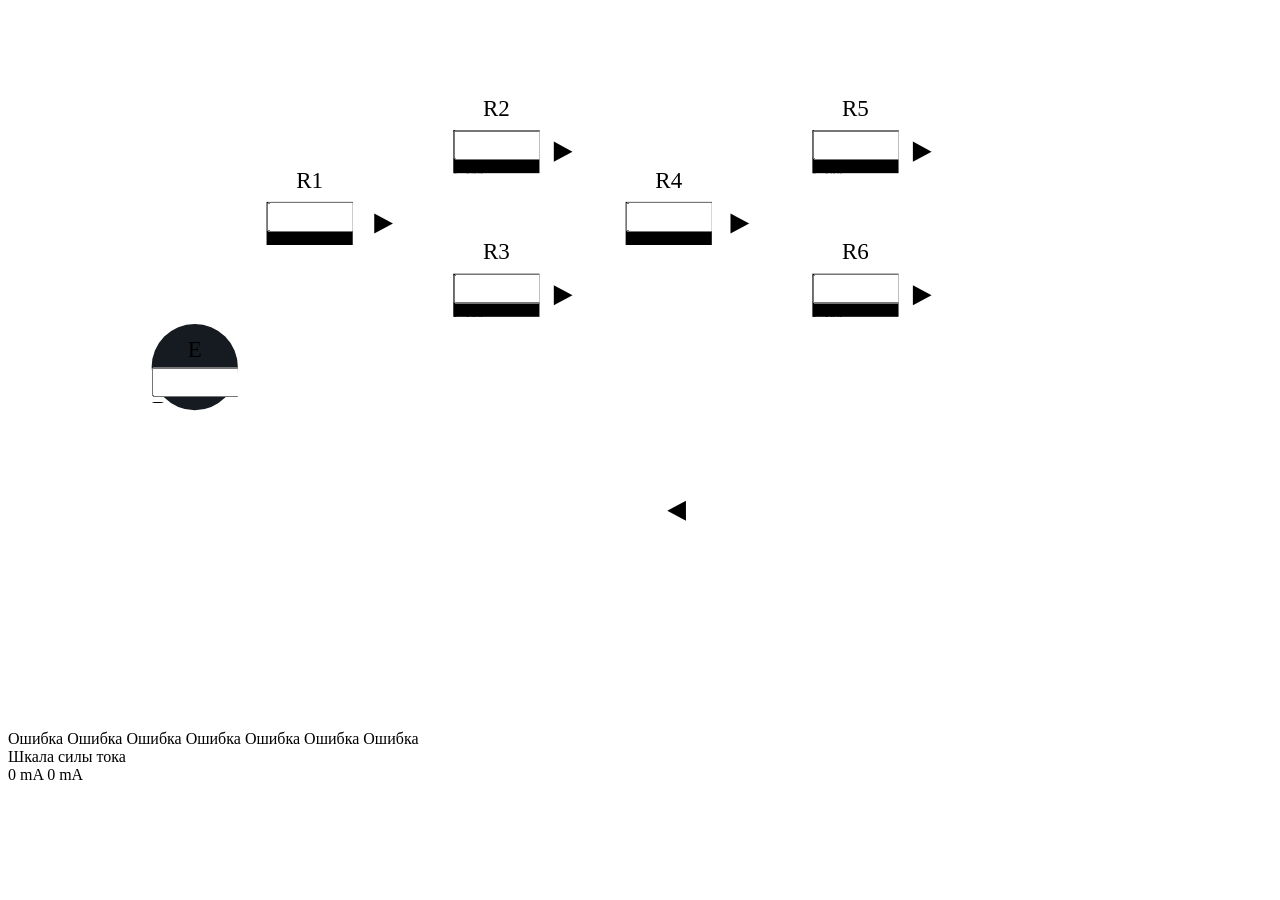
<file: src/main/resources/templates/kirchhoff/fragments/kirchhoff-canvas.html>
<!DOCTYPE html>
<html xmlns:th="http://www.thymeleaf.org" lang="ru">
<body>
<div class="canvas-area" th:fragment="canvas">
    <svg viewBox="-80 0 880 500" id="circuit-svg" preserveAspectRatio="xMidYMid meet">
        <line x1="50" y1="220" x2="50" y2="150" class="wire wire-tot" />
        <line x1="50" y1="150" x2="100" y2="150" class="wire wire-tot" />
        <line x1="160" y1="150" x2="200" y2="150" class="wire wire-tot" />
        <line x1="200" y1="150" x2="200" y2="100" class="wire wire-r2" />
        <line x1="200" y1="150" x2="200" y2="200" class="wire wire-r3" />
        <line x1="200" y1="100" x2="230" y2="100" class="wire wire-r2" />
        <line x1="200" y1="200" x2="230" y2="200" class="wire wire-r3" />
        <line x1="290" y1="100" x2="320" y2="100" class="wire wire-r2" />
        <line x1="290" y1="200" x2="320" y2="200" class="wire wire-r3" />
        <line x1="320" y1="100" x2="320" y2="150" class="wire wire-r2" />
        <line x1="320" y1="200" x2="320" y2="150" class="wire wire-r3" />
        <line x1="320" y1="150" x2="350" y2="150" class="wire wire-tot" />
        <line x1="410" y1="150" x2="450" y2="150" class="wire wire-tot" />
        <line x1="450" y1="150" x2="450" y2="100" class="wire wire-r5" />
        <line x1="450" y1="150" x2="450" y2="200" class="wire wire-r6" />
        <line x1="450" y1="100" x2="480" y2="100" class="wire wire-r5" />
        <line x1="450" y1="200" x2="480" y2="200" class="wire wire-r6" />
        <line x1="540" y1="100" x2="570" y2="100" class="wire wire-r5" />
        <line x1="540" y1="200" x2="570" y2="200" class="wire wire-r6" />
        <line x1="570" y1="100" x2="570" y2="150" class="wire wire-r5" />
        <line x1="570" y1="200" x2="570" y2="150" class="wire wire-r6" />
        <line x1="570" y1="150" x2="720" y2="150" class="wire wire-tot" />
        <line x1="720" y1="150" x2="720" y2="350" class="wire wire-tot" />
        <line x1="720" y1="350" x2="50" y2="350" class="wire wire-tot" />
        <line x1="50" y1="350" x2="50" y2="280" class="wire wire-tot" />

        <circle cx="50" cy="250" r="30" fill="#161b22" stroke="var(--wire-color)" stroke-width="2"/>
        <text x="50" y="243" text-anchor="middle" class="text-label-main">E</text>
        <foreignObject x="20" y="250" width="60" height="25">
            <div class="input-wrapper">
                <input type="number" step="1" id="v1" th:field="*{v1}" class="svg-input" style="color: var(--wire-color);" title="Напряжение E">
                <span class="input-unit" style="color: var(--wire-color);">В</span>
            </div>
        </foreignObject>

        <g th:attr="transform=${circuitData.v1 < 0 ? 'rotate(180 180 150)' : ''}">
            <polygon points="175,143 188,150 175,157" class="arrow-fill wire-tot" />
        </g>
        <g th:attr="transform=${circuitData.v1 < 0 ? 'rotate(180 305 100)' : ''}">
            <polygon points="300,93 313,100 300,107" class="arrow-fill wire-r2" />
        </g>
        <g th:attr="transform=${circuitData.v1 < 0 ? 'rotate(180 305 200)' : ''}">
            <polygon points="300,193 313,200 300,207" class="arrow-fill wire-r3" />
        </g>
        <g th:attr="transform=${circuitData.v1 < 0 ? 'rotate(180 430 150)' : ''}">
            <polygon points="423,143 436,150 423,157" class="arrow-fill wire-tot" />
        </g>
        <g th:attr="transform=${circuitData.v1 < 0 ? 'rotate(180 555 100)' : ''}">
            <polygon points="550,93 563,100 550,107" class="arrow-fill wire-r5" />
        </g>
        <g th:attr="transform=${circuitData.v1 < 0 ? 'rotate(180 555 200)' : ''}">
            <polygon points="550,193 563,200 550,207" class="arrow-fill wire-r6" />
        </g>
        <g th:attr="transform=${circuitData.v1 < 0 ? 'rotate(180 385 350)' : ''}">
            <polygon points="392,343 379,350 392,357" class="arrow-fill wire-tot" />
        </g>

        <text x="130" y="125" text-anchor="middle" class="resistor-name">R1</text>
        <rect x="100" y="135" width="60" height="30" class="component-box" />
        <foreignObject x="100" y="135" width="60" height="30">
            <div class="input-wrapper">
                <input type="number" step="1" id="r1" th:field="*{r1}" class="svg-input" title="R1 (Ом)">
                <span class="input-unit">Ом</span>
            </div>
        </foreignObject>

        <text x="260" y="75" text-anchor="middle" class="resistor-name">R2</text>
        <rect x="230" y="85" width="60" height="30" class="component-box" />
        <foreignObject x="230" y="85" width="60" height="30">
            <div class="input-wrapper">
                <input type="number" step="1" id="r2" th:field="*{r2}" class="svg-input" title="R2 (Ом)">
                <span class="input-unit">Ом</span>
            </div>
        </foreignObject>

        <text x="260" y="175" text-anchor="middle" class="resistor-name">R3</text>
        <rect x="230" y="185" width="60" height="30" class="component-box" />
        <foreignObject x="230" y="185" width="60" height="30">
            <div class="input-wrapper">
                <input type="number" step="1" id="r3" th:field="*{r3}" class="svg-input" title="R3 (Ом)">
                <span class="input-unit">Ом</span>
            </div>
        </foreignObject>

        <text x="380" y="125" text-anchor="middle" class="resistor-name">R4</text>
        <rect x="350" y="135" width="60" height="30" class="component-box" />
        <foreignObject x="350" y="135" width="60" height="30">
            <div class="input-wrapper">
                <input type="number" step="1" id="r4" th:field="*{r4}" class="svg-input" title="R4 (Ом)">
                <span class="input-unit">Ом</span>
            </div>
        </foreignObject>

        <text x="510" y="75" text-anchor="middle" class="resistor-name">R5</text>
        <rect x="480" y="85" width="60" height="30" class="component-box" />
        <foreignObject x="480" y="85" width="60" height="30">
            <div class="input-wrapper">
                <input type="number" step="1" id="r5" th:field="*{r5}" class="svg-input" title="R5 (Ом)">
                <span class="input-unit">Ом</span>
            </div>
        </foreignObject>

        <text x="510" y="175" text-anchor="middle" class="resistor-name">R6</text>
        <rect x="480" y="185" width="60" height="30" class="component-box" />
        <foreignObject x="480" y="185" width="60" height="30">
            <div class="input-wrapper">
                <input type="number" step="1" id="r6" th:field="*{r6}" class="svg-input" title="R6 (Ом)">
                <span class="input-unit">Ом</span>
            </div>
        </foreignObject>
    </svg>

    <div class="field-errors-inline" th:if="${#fields.hasErrors('v1') or #fields.hasErrors('r1') or #fields.hasErrors('r2') or #fields.hasErrors('r3') or #fields.hasErrors('r4') or #fields.hasErrors('r5') or #fields.hasErrors('r6')}">
        <span class="field-error" th:each="error : ${#fields.errors('v1')}" th:text="${error}">Ошибка</span>
        <span class="field-error" th:each="error : ${#fields.errors('r1')}" th:text="${error}">Ошибка</span>
        <span class="field-error" th:each="error : ${#fields.errors('r2')}" th:text="${error}">Ошибка</span>
        <span class="field-error" th:each="error : ${#fields.errors('r3')}" th:text="${error}">Ошибка</span>
        <span class="field-error" th:each="error : ${#fields.errors('r4')}" th:text="${error}">Ошибка</span>
        <span class="field-error" th:each="error : ${#fields.errors('r5')}" th:text="${error}">Ошибка</span>
        <span class="field-error" th:each="error : ${#fields.errors('r6')}" th:text="${error}">Ошибка</span>
    </div>

    <div class="gradient-legend" th:if="${results != null}">
        <div class="gradient-legend-title">Шкала силы тока</div>
        <div class="gradient-bar"></div>
        <div class="gradient-labels">
            <span id="legend-min">0 mA</span>
            <span id="legend-max">0 mA</span>
        </div>
    </div>
</div>
</body>
</html>
</file>
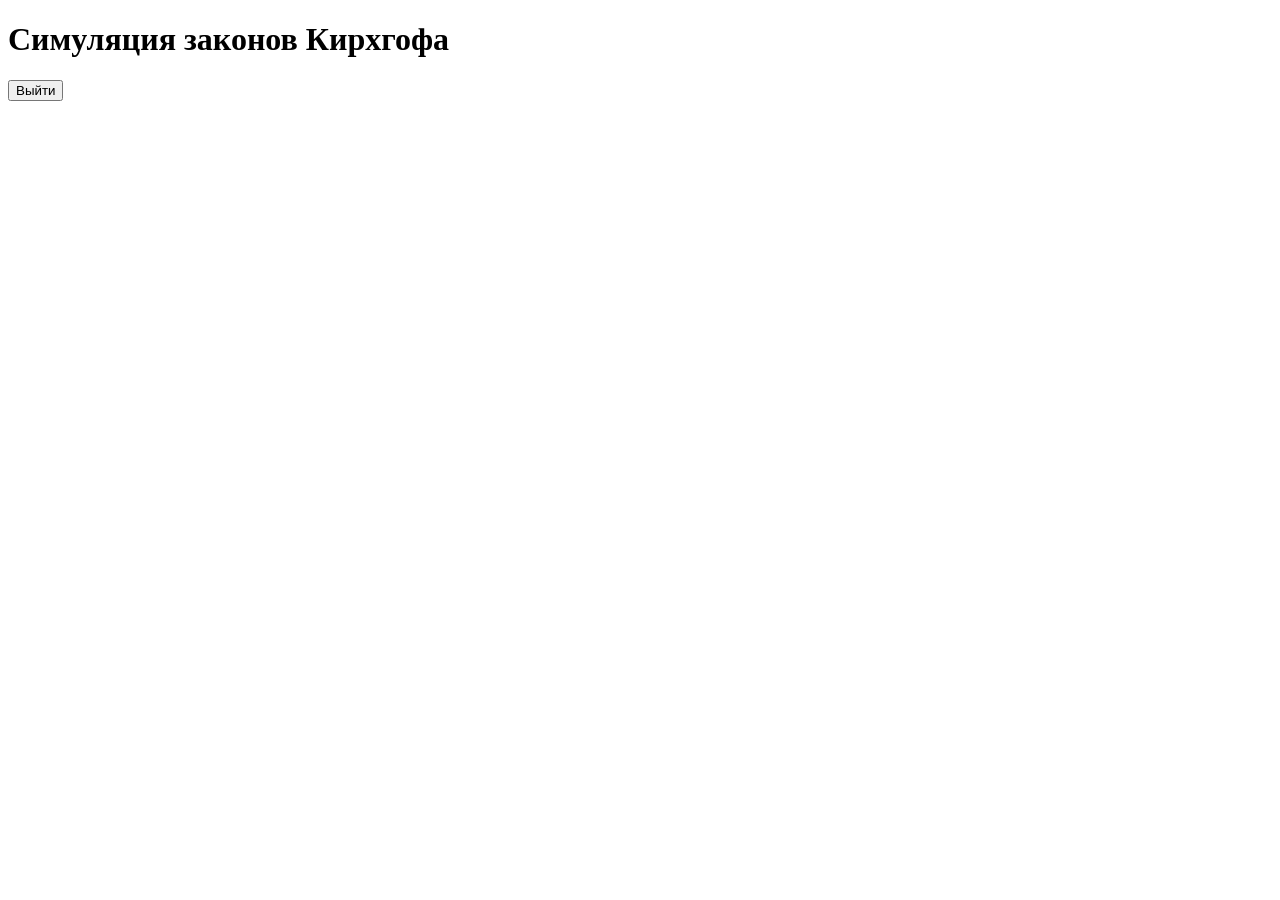
<file: src/main/resources/templates/kirchhoff/fragments/kirchhoff-header.html>
<!DOCTYPE html>
<html xmlns:th="http://www.thymeleaf.org" lang="ru">
<body>
<div class="header" th:fragment="pageHeader">
    <div class="header-brand">
        <h1>Симуляция законов Кирхгофа</h1>
    </div>
    <div class="header-right">
        <div class="header-date" th:text="${date}"></div>
        <form th:action="@{/logout}" method="post" class="logout-form">
            <input type="hidden" th:name="${_csrf.parameterName}" th:value="${_csrf.token}">
            <button type="submit" class="btn-logout">Выйти</button>
        </form>
    </div>
</div>
</body>
</html>
</file>
